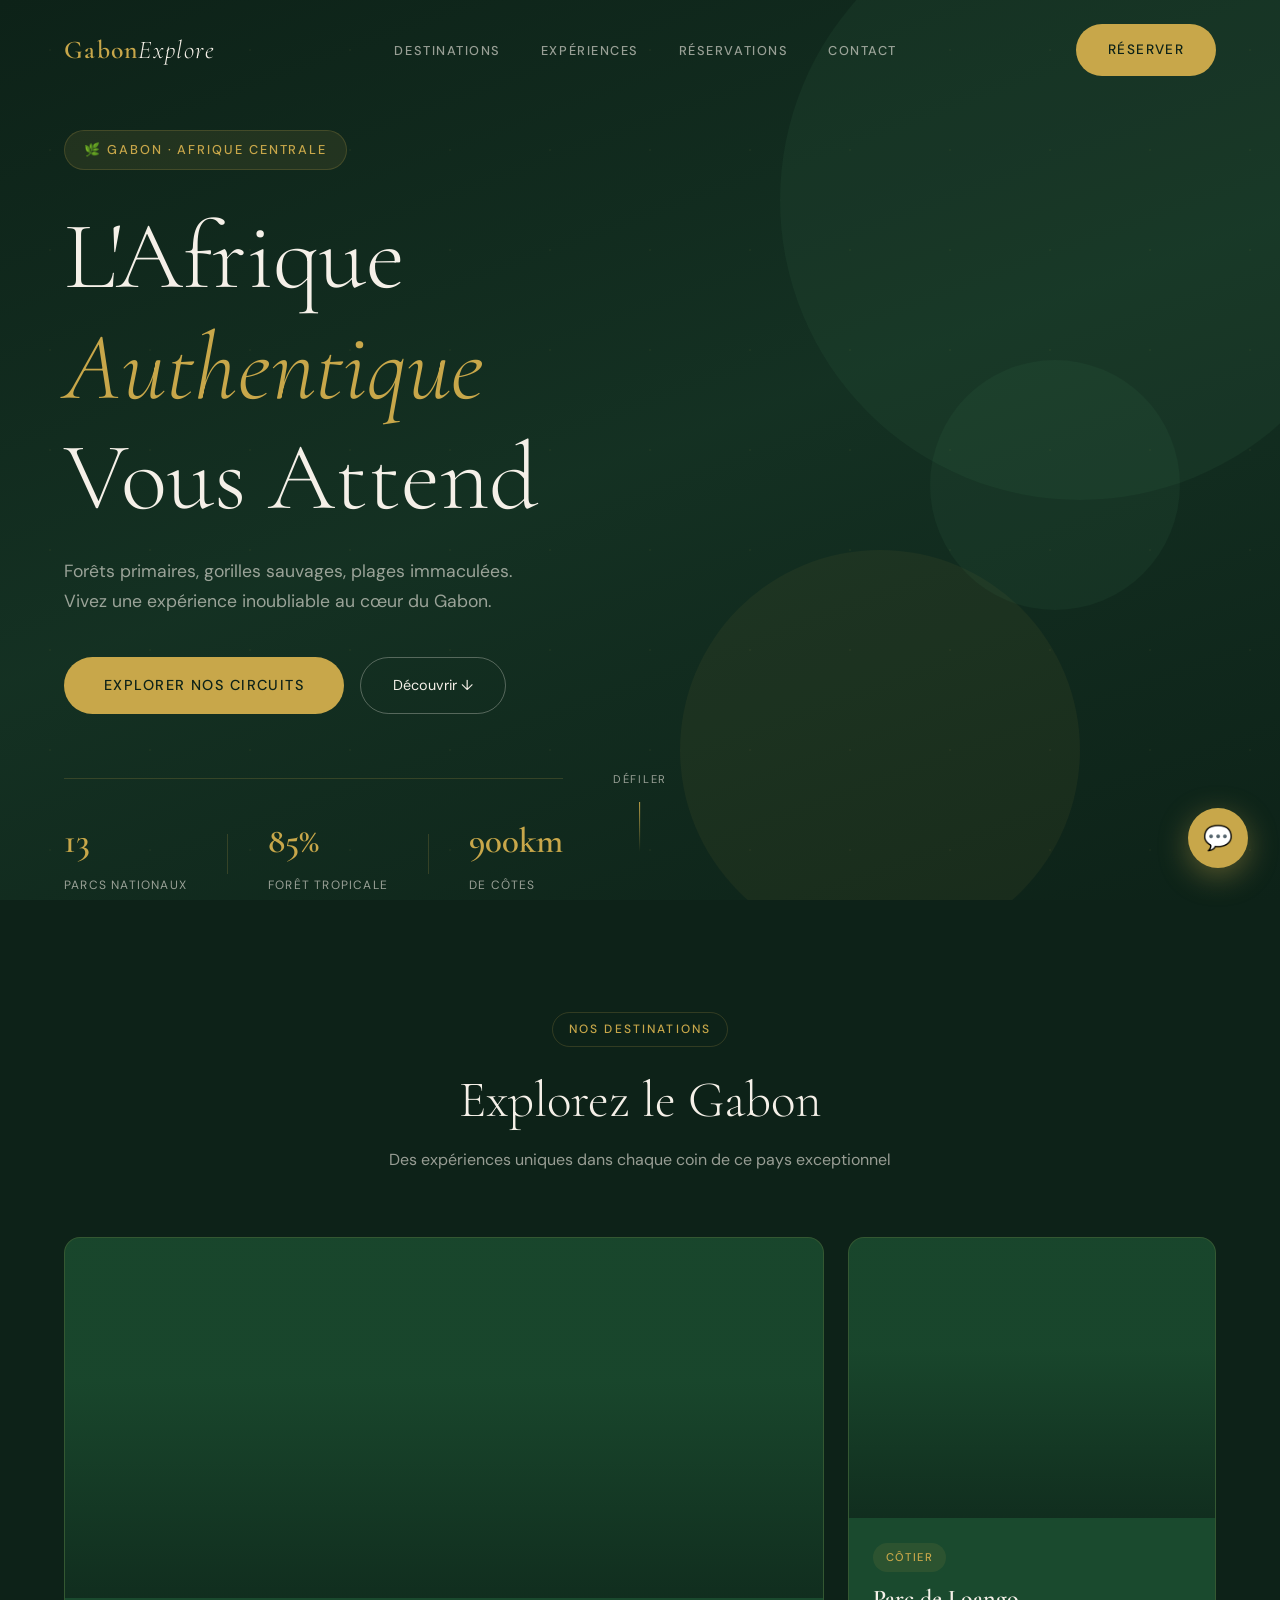
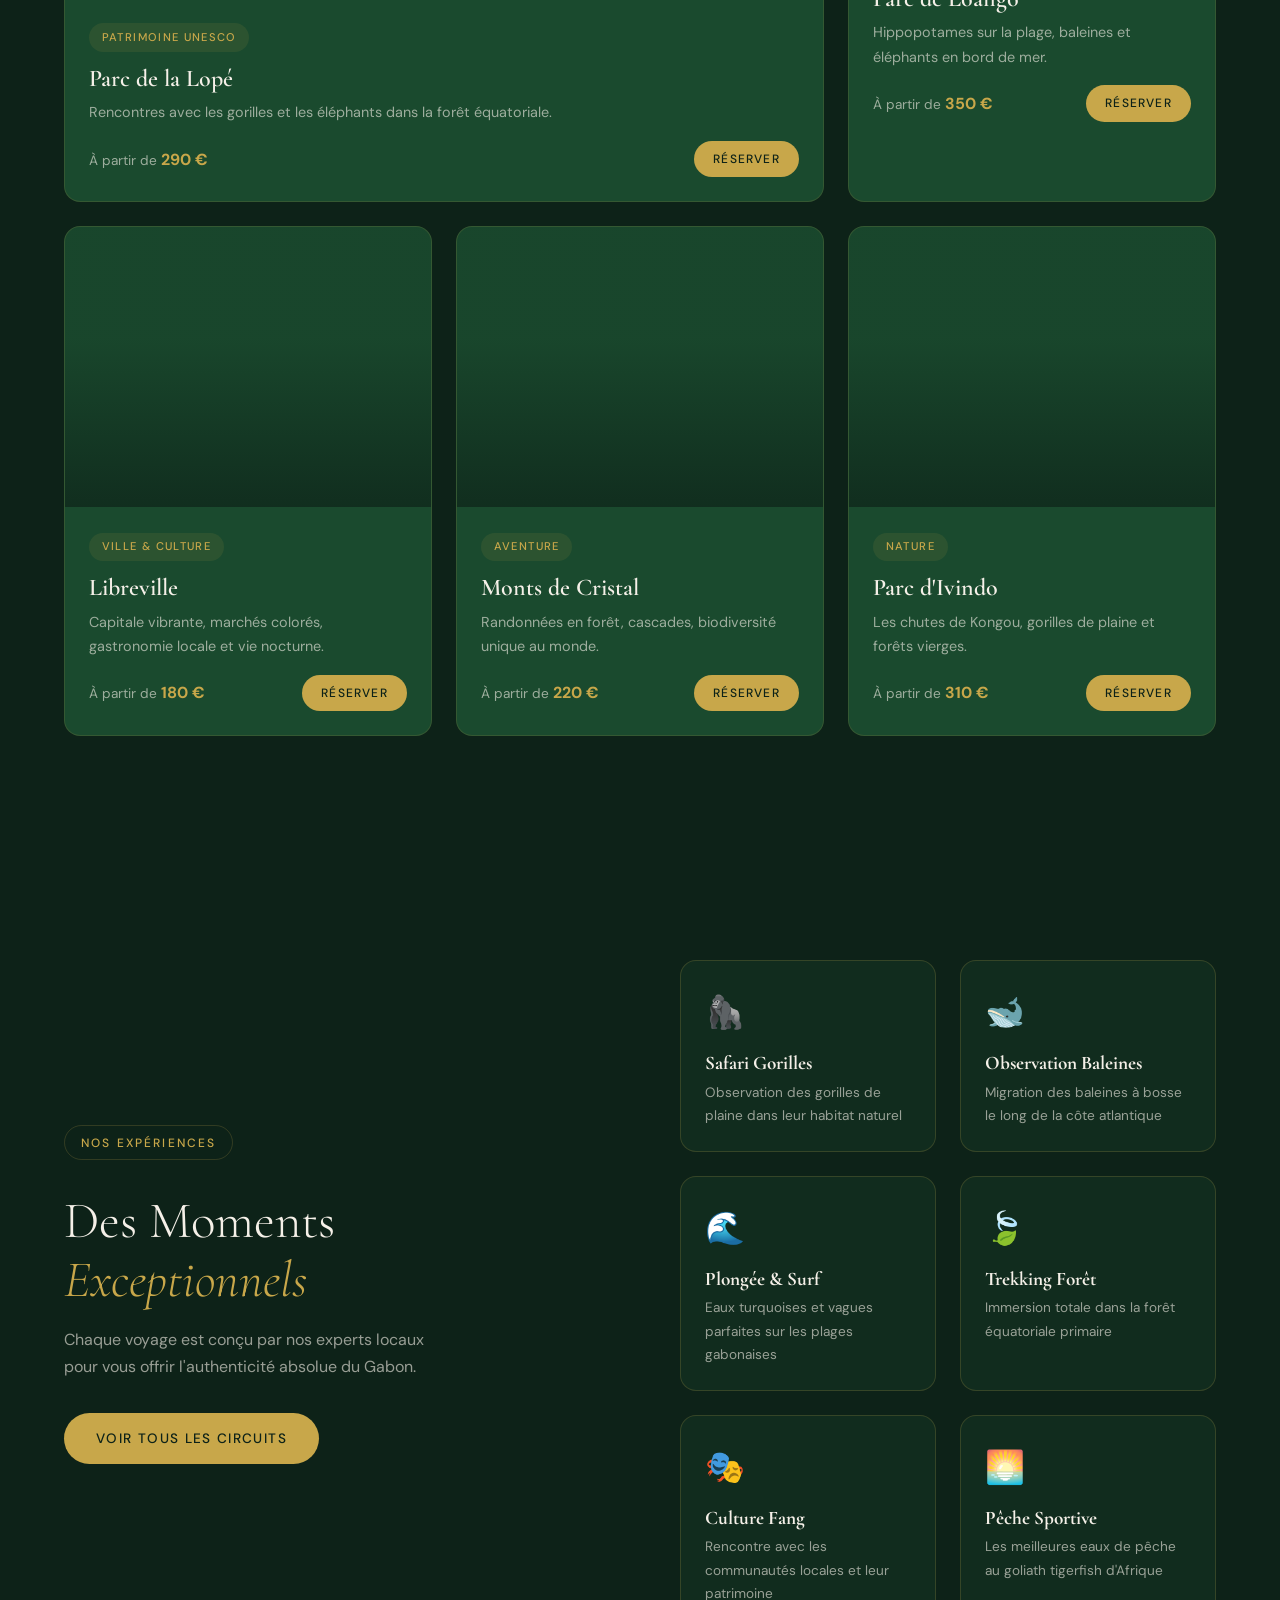
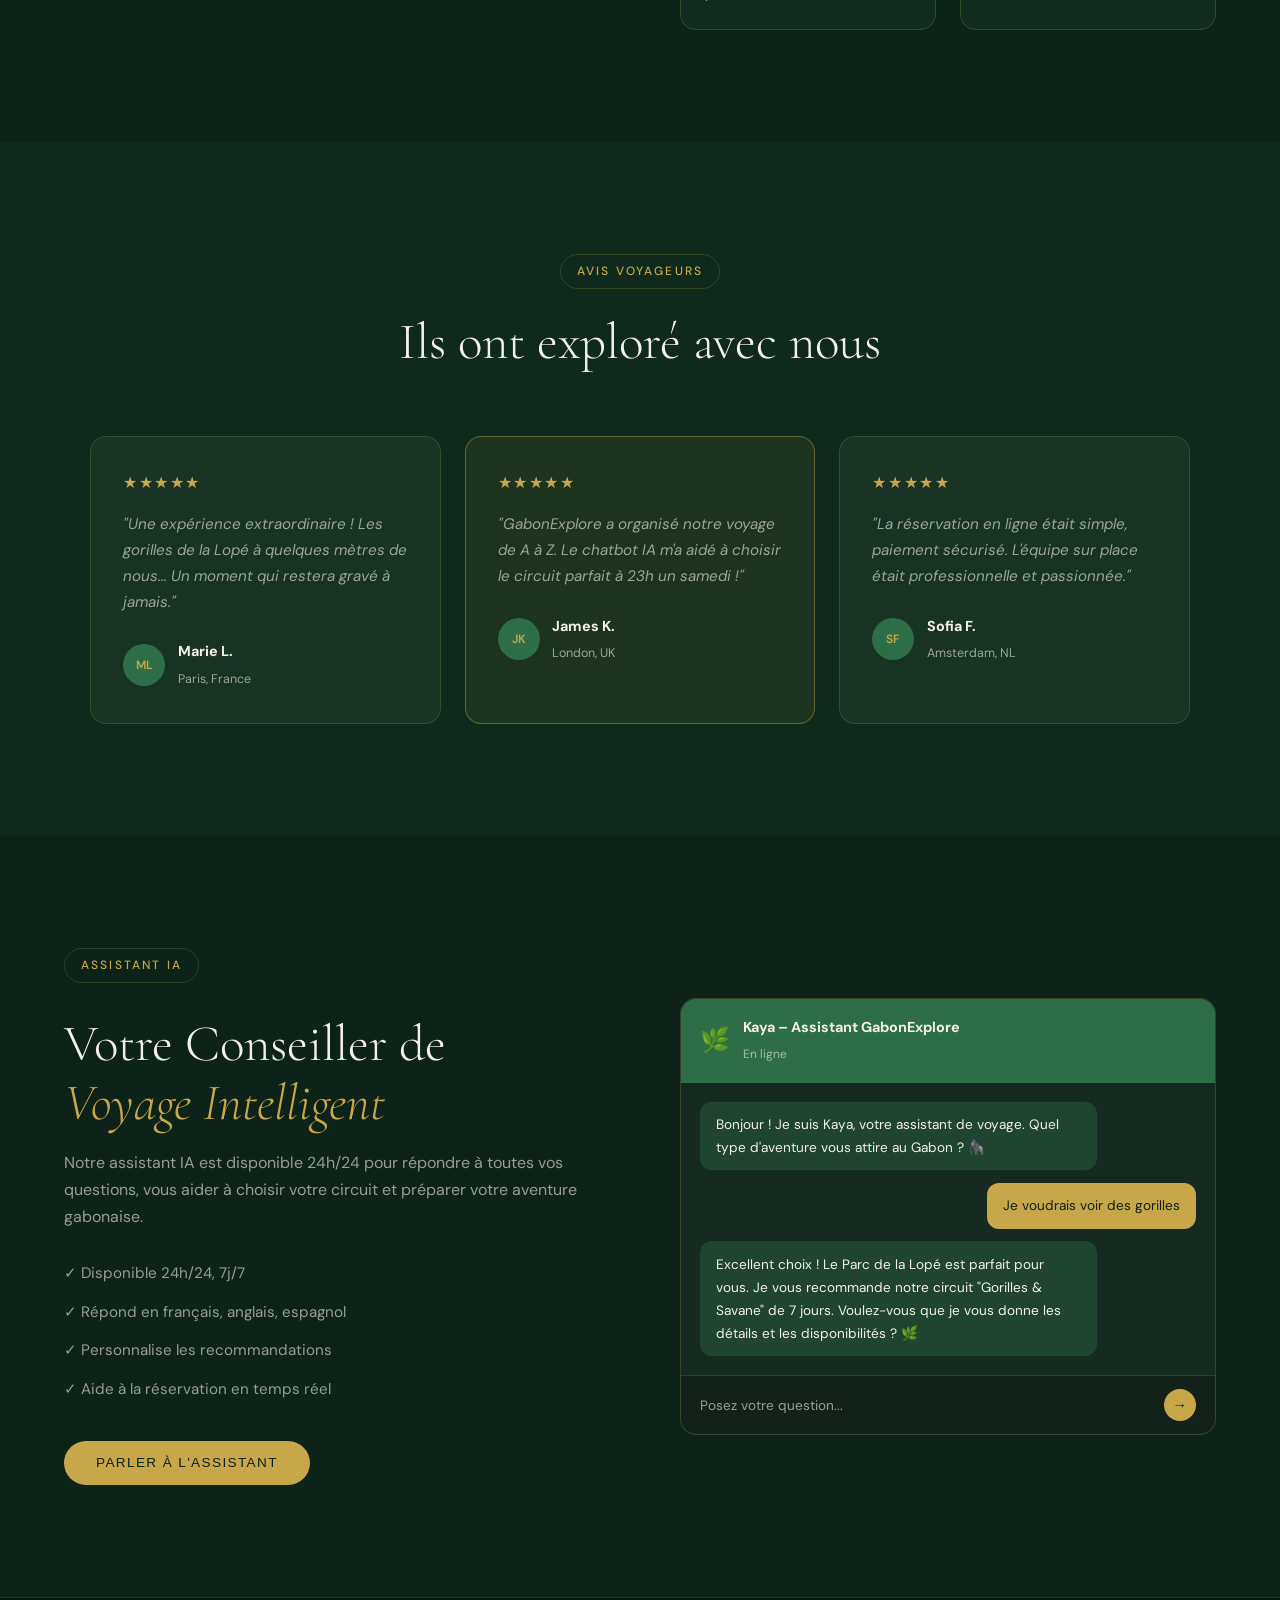
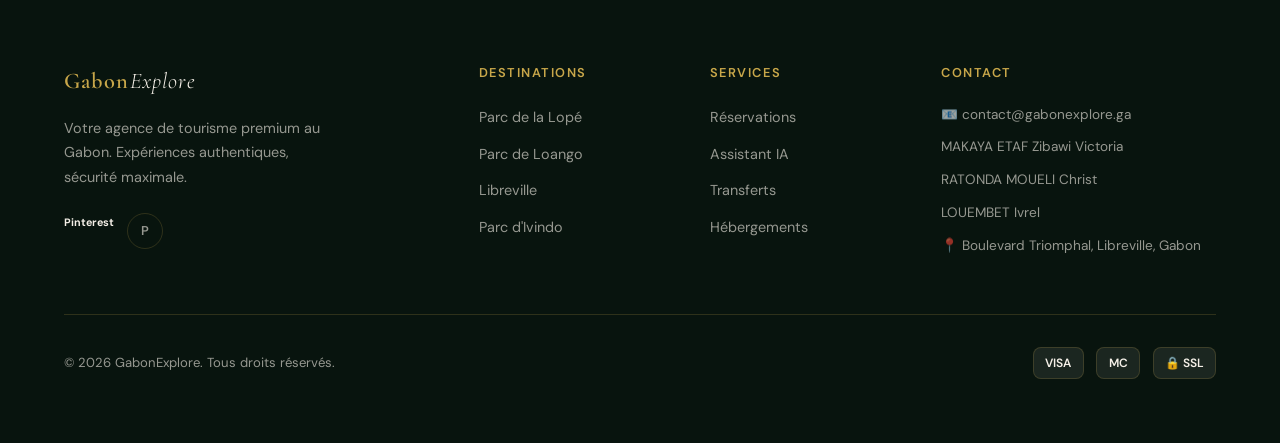
<file: gabonexplore/index.html>
<!DOCTYPE html>
<html lang="fr">
<head>
<meta charset="UTF-8">
<meta name="viewport" content="width=device-width, initial-scale=1.0">
<title>GabonExplore – Découvrez le Cœur de l'Afrique</title>
<meta name="description" content="Réservez vos voyages au Gabon. Safaris, forêts tropicales, parcs nationaux. GabonExplore – votre guide de tourisme premium.">
<link rel="stylesheet" href="css/style.css">
<link rel="preconnect" href="https://fonts.googleapis.com">
<link href="https://fonts.googleapis.com/css2?family=Cormorant+Garamond:ital,wght@0,300;0,600;1,300;1,600&family=DM+Sans:wght@300;400;500&display=swap" rel="stylesheet">
</head>
<body>

<!-- NAV -->
<nav id="navbar">
  <a href="index.html" class="logo">Gabon<span>Explore</span></a>
  <ul class="nav-links">
    <li><a href="#destinations">Destinations</a></li>
    <li><a href="#experiences">Expériences</a></li>
    <li><a href="pages/reservations.html">Réservations</a></li>
    <li><a href="#contact">Contact</a></li>
  </ul>
  <div class="nav-actions">
    <a href="pages/reservations.html" class="btn-primary">Réserver</a>
    <button class="btn-menu" id="menuBtn" aria-label="Menu">&#9776;</button>
  </div>
</nav>

<!-- HERO -->
<section class="hero" id="home">
  <div class="hero-bg">
    <div class="hero-overlay"></div>
    <div class="hero-shapes">
      <div class="shape s1"></div>
      <div class="shape s2"></div>
      <div class="shape s3"></div>
    </div>
  </div>
  <div class="hero-content">
    <span class="hero-badge">🌿 Gabon · Afrique Centrale</span>
    <h1>L'Afrique<br><em>Authentique</em><br>Vous Attend</h1>
    <p>Forêts primaires, gorilles sauvages, plages immaculées.<br>Vivez une expérience inoubliable au cœur du Gabon.</p>
    <div class="hero-cta">
      <a href="pages/reservations.html" class="btn-hero">Explorer nos circuits</a>
      <a href="#destinations" class="btn-ghost">Découvrir ↓</a>
    </div>
    <div class="hero-stats">
      <div class="stat"><strong>13</strong><span>Parcs Nationaux</span></div>
      <div class="stat-sep"></div>
      <div class="stat"><strong>85%</strong><span>Forêt tropicale</span></div>
      <div class="stat-sep"></div>
      <div class="stat"><strong>900km</strong><span>de Côtes</span></div>
    </div>
  </div>
  <div class="hero-scroll">
    <span>Défiler</span>
    <div class="scroll-line"></div>
  </div>
</section>

<!-- DESTINATIONS -->
<section class="destinations" id="destinations">
  <div class="section-header">
    <span class="tag">Nos Destinations</span>
    <h2>Explorez le Gabon</h2>
    <p>Des expériences uniques dans chaque coin de ce pays exceptionnel</p>
  </div>
  <div class="destinations-grid">
    <article class="dest-card featured" data-dest="lope">
      <div class="card-img img-lope"></div>
      <div class="card-body">
        <span class="card-tag">Patrimoine UNESCO</span>
        <h3>Parc de la Lopé</h3>
        <p>Rencontres avec les gorilles et les éléphants dans la forêt équatoriale.</p>
        <div class="card-footer">
          <span class="price">À partir de <strong>290 €</strong></span>
          <a href="pages/reservations.html?dest=lope" class="btn-card">Réserver</a>
        </div>
      </div>
    </article>
    <article class="dest-card" data-dest="loango">
      <div class="card-img img-loango"></div>
      <div class="card-body">
        <span class="card-tag">Côtier</span>
        <h3>Parc de Loango</h3>
        <p>Hippopotames sur la plage, baleines et éléphants en bord de mer.</p>
        <div class="card-footer">
          <span class="price">À partir de <strong>350 €</strong></span>
          <a href="pages/reservations.html?dest=loango" class="btn-card">Réserver</a>
        </div>
      </div>
    </article>
    <article class="dest-card" data-dest="libreville">
      <div class="card-img img-libreville"></div>
      <div class="card-body">
        <span class="card-tag">Ville & Culture</span>
        <h3>Libreville</h3>
        <p>Capitale vibrante, marchés colorés, gastronomie locale et vie nocturne.</p>
        <div class="card-footer">
          <span class="price">À partir de <strong>180 €</strong></span>
          <a href="pages/reservations.html?dest=libreville" class="btn-card">Réserver</a>
        </div>
      </div>
    </article>
    <article class="dest-card" data-dest="crystal">
      <div class="card-img img-crystal"></div>
      <div class="card-body">
        <span class="card-tag">Aventure</span>
        <h3>Monts de Cristal</h3>
        <p>Randonnées en forêt, cascades, biodiversité unique au monde.</p>
        <div class="card-footer">
          <span class="price">À partir de <strong>220 €</strong></span>
          <a href="pages/reservations.html?dest=crystal" class="btn-card">Réserver</a>
        </div>
      </div>
    </article>
    <article class="dest-card" data-dest="ivindo">
      <div class="card-img img-ivindo"></div>
      <div class="card-body">
        <span class="card-tag">Nature</span>
        <h3>Parc d'Ivindo</h3>
        <p>Les chutes de Kongou, gorilles de plaine et forêts vierges.</p>
        <div class="card-footer">
          <span class="price">À partir de <strong>310 €</strong></span>
          <a href="pages/reservations.html?dest=ivindo" class="btn-card">Réserver</a>
        </div>
      </div>
    </article>
  </div>
</section>

<!-- EXPERIENCES -->
<section class="experiences" id="experiences">
  <div class="exp-left">
    <span class="tag">Nos Expériences</span>
    <h2>Des Moments<br><em>Exceptionnels</em></h2>
    <p>Chaque voyage est conçu par nos experts locaux pour vous offrir l'authenticité absolue du Gabon.</p>
    <a href="pages/reservations.html" class="btn-primary">Voir tous les circuits</a>
  </div>
  <div class="exp-grid">
    <div class="exp-item">
      <div class="exp-icon">🦍</div>
      <h4>Safari Gorilles</h4>
      <p>Observation des gorilles de plaine dans leur habitat naturel</p>
    </div>
    <div class="exp-item">
      <div class="exp-icon">🐋</div>
      <h4>Observation Baleines</h4>
      <p>Migration des baleines à bosse le long de la côte atlantique</p>
    </div>
    <div class="exp-item">
      <div class="exp-icon">🌊</div>
      <h4>Plongée & Surf</h4>
      <p>Eaux turquoises et vagues parfaites sur les plages gabonaises</p>
    </div>
    <div class="exp-item">
      <div class="exp-icon">🍃</div>
      <h4>Trekking Forêt</h4>
      <p>Immersion totale dans la forêt équatoriale primaire</p>
    </div>
    <div class="exp-item">
      <div class="exp-icon">🎭</div>
      <h4>Culture Fang</h4>
      <p>Rencontre avec les communautés locales et leur patrimoine</p>
    </div>
    <div class="exp-item">
      <div class="exp-icon">🌅</div>
      <h4>Pêche Sportive</h4>
      <p>Les meilleures eaux de pêche au goliath tigerfish d'Afrique</p>
    </div>
  </div>
</section>

<!-- TESTIMONIALS -->
<section class="testimonials">
  <div class="section-header">
    <span class="tag">Avis Voyageurs</span>
    <h2>Ils ont exploré avec nous</h2>
  </div>
  <div class="testi-grid">
    <div class="testi-card">
      <div class="stars">★★★★★</div>
      <p>"Une expérience extraordinaire ! Les gorilles de la Lopé à quelques mètres de nous... Un moment qui restera gravé à jamais."</p>
      <div class="testi-author">
        <div class="avatar">ML</div>
        <div><strong>Marie L.</strong><span>Paris, France</span></div>
      </div>
    </div>
    <div class="testi-card featured-testi">
      <div class="stars">★★★★★</div>
      <p>"GabonExplore a organisé notre voyage de A à Z. Le chatbot IA m'a aidé à choisir le circuit parfait à 23h un samedi !"</p>
      <div class="testi-author">
        <div class="avatar">JK</div>
        <div><strong>James K.</strong><span>London, UK</span></div>
      </div>
    </div>
    <div class="testi-card">
      <div class="stars">★★★★★</div>
      <p>"La réservation en ligne était simple, paiement sécurisé. L'équipe sur place était professionnelle et passionnée."</p>
      <div class="testi-author">
        <div class="avatar">SF</div>
        <div><strong>Sofia F.</strong><span>Amsterdam, NL</span></div>
      </div>
    </div>
  </div>
</section>

<!-- AI CHATBOT SECTION -->
<section class="ai-section" id="assistant">
  <div class="ai-content">
    <span class="tag">Assistant IA</span>
    <h2>Votre Conseiller de<br><em>Voyage Intelligent</em></h2>
    <p>Notre assistant IA est disponible 24h/24 pour répondre à toutes vos questions, vous aider à choisir votre circuit et préparer votre aventure gabonaise.</p>
    <ul class="ai-features">
      <li>✓ Disponible 24h/24, 7j/7</li>
      <li>✓ Répond en français, anglais, espagnol</li>
      <li>✓ Personnalise les recommandations</li>
      <li>✓ Aide à la réservation en temps réel</li>
    </ul>
    <button onclick="openChat()" class="btn-primary">Parler à l'assistant</button>
  </div>
  <div class="ai-preview">
    <div class="chat-preview">
      <div class="chat-header">
        <div class="chat-avatar">🌿</div>
        <div><strong>Kaya – Assistant GabonExplore</strong><span>En ligne</span></div>
      </div>
      <div class="chat-messages">
        <div class="msg bot">Bonjour ! Je suis Kaya, votre assistant de voyage. Quel type d'aventure vous attire au Gabon ? 🦍</div>
        <div class="msg user">Je voudrais voir des gorilles</div>
        <div class="msg bot">Excellent choix ! Le Parc de la Lopé est parfait pour vous. Je vous recommande notre circuit "Gorilles & Savane" de 7 jours. Voulez-vous que je vous donne les détails et les disponibilités ? 🌿</div>
      </div>
      <div class="chat-input-preview">
        <span>Posez votre question...</span>
        <button onclick="openChat()">→</button>
      </div>
    </div>
  </div>
</section>

<!-- FOOTER -->
<footer id="contact">
  <div class="footer-top">
    <div class="footer-brand">
      <div class="logo">Gabon<span>Explore</span></div>
      <p>Votre agence de tourisme premium au Gabon. Expériences authentiques, sécurité maximale.</p>
      <div class="social-links">
        <h6>Pinterest</h6><a href="#" aria-label="Pinterest">P</a>
      </div>
    </div>
    <div class="footer-col">
      <h5>Destinations</h5>
      <ul>
        <li><a href="pages/reservations.html?dest=lope">Parc de la Lopé</a></li>
        <li><a href="pages/reservations.html?dest=loango">Parc de Loango</a></li>
        <li><a href="pages/reservations.html?dest=libreville">Libreville</a></li>
        <li><a href="pages/reservations.html?dest=ivindo">Parc d'Ivindo</a></li>
      </ul>
    </div>
    <div class="footer-col">
      <h5>Services</h5>
      <ul>
        <li><a href="pages/reservations.html">Réservations</a></li>
        <li><a href="#assistant">Assistant IA</a></li>
        <li><a href="#">Transferts</a></li>
        <li><a href="#">Hébergements</a></li>
      </ul>
    </div>
    <div class="footer-col">
      <h5>Contact</h5>
      <ul>
        <li>📧 contact@gabonexplore.ga</li>
        <li>MAKAYA ETAF Zibawi Victoria</li>
        <li>RATONDA MOUELI Christ </li>
        <li>LOUEMBET Ivrel </li>
        
        <li>📍 Boulevard Triomphal, Libreville, Gabon</li>
      </ul>
    </div>
  </div>
  <div class="footer-bottom">
    <span>© 2026 GabonExplore. Tous droits réservés.</span>
    <div class="payment-icons">
      <span class="pay-icon">VISA</span>
      <span class="pay-icon">MC</span>
      <span class="pay-icon">🔒 SSL</span>
    </div>
  </div>
</footer>

<!-- AI CHATBOT WIDGET -->
<div id="chatWidget" class="chat-widget hidden">
  <div class="chat-widget-header">
    <div>
      <strong>Kaya – Assistant GabonExplore</strong>
      <span id="chatStatus">● En ligne</span>
    </div>
    <button onclick="closeChat()" aria-label="Fermer">✕</button>
  </div>
  <div id="chatMessages" class="chat-widget-messages">
    <div class="wmsg bot">
      <div class="bot-avatar">🌿</div>
      <div class="bubble">Bonjour ! Je suis <strong>Kaya</strong>, votre assistant de voyage GabonExplore. Comment puis-je vous aider aujourd'hui ?<br><br>
      <div class="quick-replies">
        <button onclick="sendQuick('Je veux réserver un circuit')">📋 Réserver un circuit</button>
        <button onclick="sendQuick('Quelles destinations recommandez-vous ?')">🗺️ Destinations</button>
        <button onclick="sendQuick('Quels sont vos tarifs ?')">💰 Tarifs</button>
      </div>
      </div>
    </div>
  </div>
  <div class="chat-widget-input">
    <input type="text" id="chatInput" placeholder="Posez votre question..." onkeydown="if(event.key==='Enter')sendMessage()">
    <button onclick="sendMessage()">➤</button>
  </div>
</div>
<button id="chatToggle" onclick="openChat()" aria-label="Ouvrir le chat">💬</button>

<script src="js/main.js"></script>
<script src="js/chatbot.js"></script>
</body>
</html>
</file>
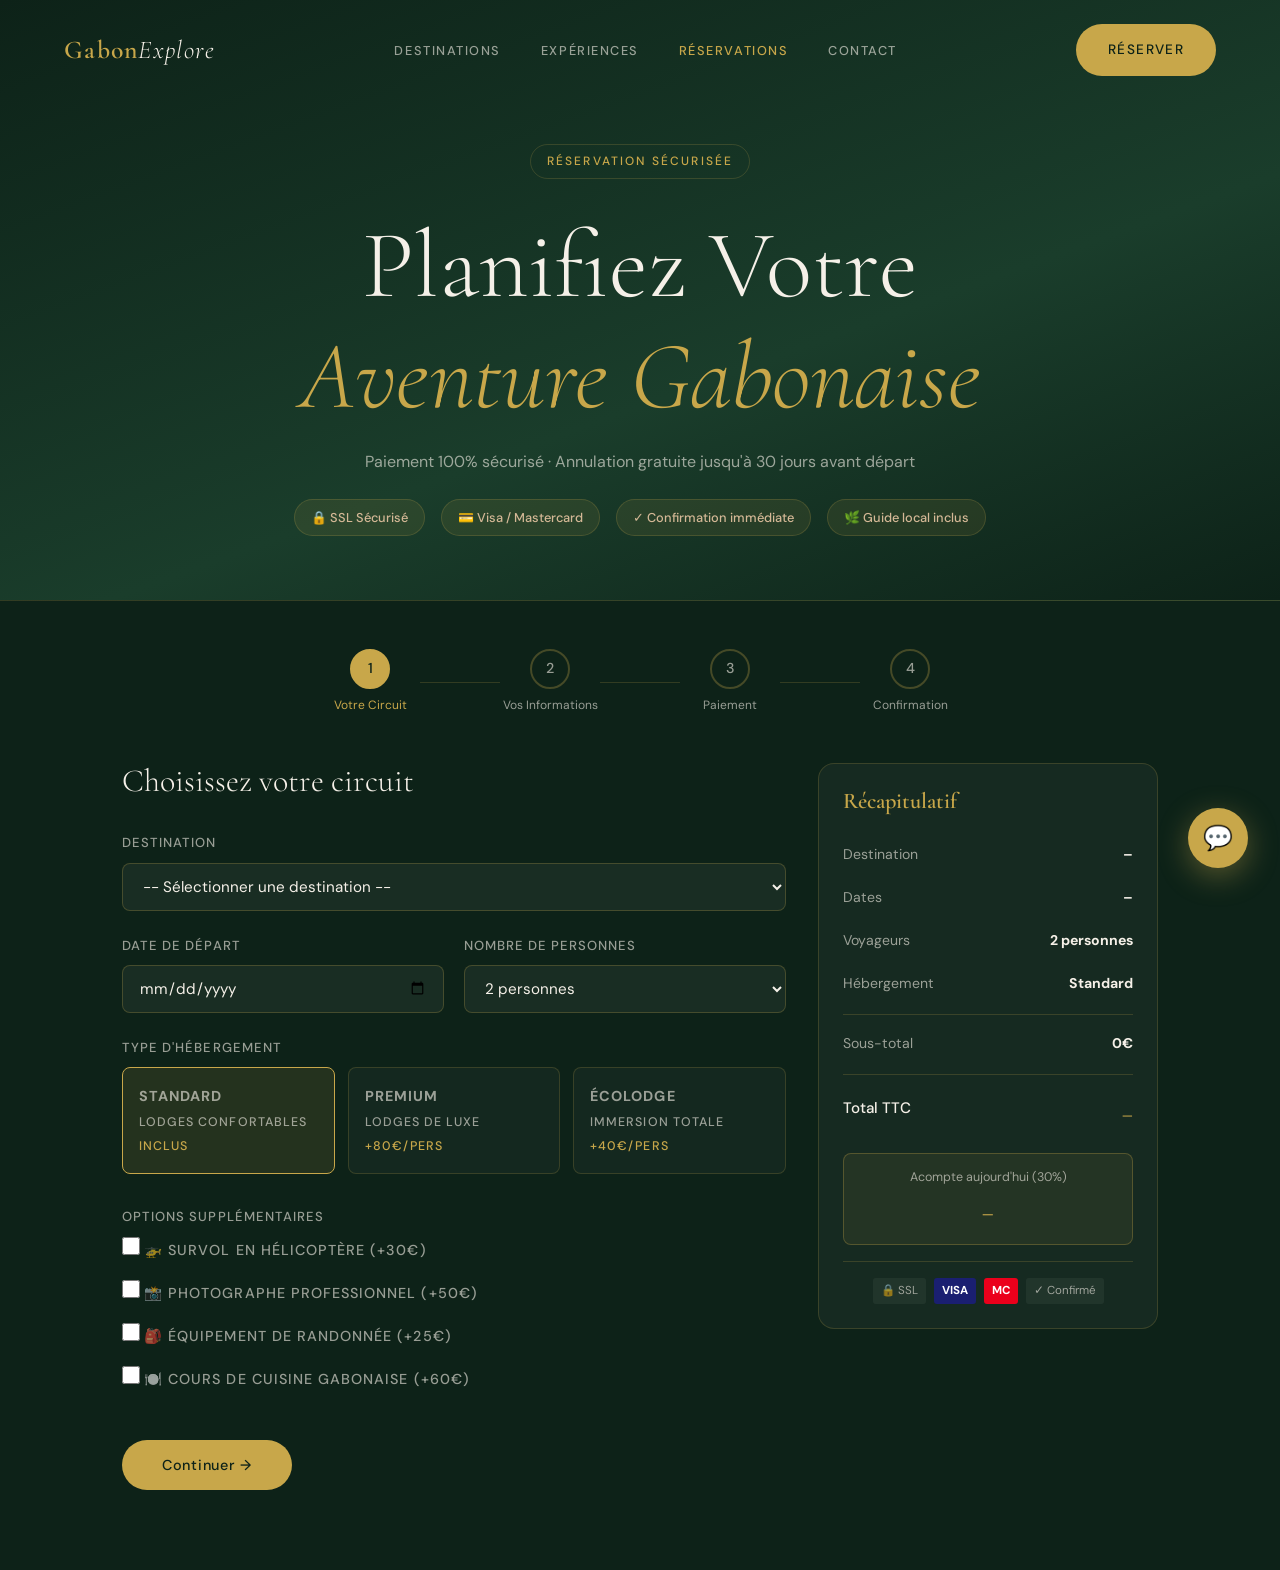
<file: gabonexplore/pages/reservations.html>
<!DOCTYPE html>
<html lang="fr">
<head>
<meta charset="UTF-8">
<meta name="viewport" content="width=device-width, initial-scale=1.0">
<title>Réservations – GabonExplore</title>
<link rel="stylesheet" href="../css/style.css">
<link rel="stylesheet" href="../css/reservations.css">
<link rel="preconnect" href="https://fonts.googleapis.com">
<link href="https://fonts.googleapis.com/css2?family=Cormorant+Garamond:ital,wght@0,300;0,600;1,300;1,600&family=DM+Sans:wght@300;400;500&display=swap" rel="stylesheet">
<script src="https://js.stripe.com/v3/"></script>
</head>
<body>

<!-- NAV -->
<nav id="navbar" class="scrolled">
  <a href="../index.html" class="logo">Gabon<span>Explore</span></a>
  <ul class="nav-links">
    <li><a href="../index.html#destinations">Destinations</a></li>
    <li><a href="../index.html#experiences">Expériences</a></li>
    <li><a href="reservations.html" class="active">Réservations</a></li>
    <li><a href="../index.html#contact">Contact</a></li>
  </ul>
  <div class="nav-actions">
    <a href="reservations.html" class="btn-primary">Réserver</a>
  </div>
</nav>

<main class="booking-page">

  <!-- HEADER -->
  <section class="booking-header">
    <span class="tag">Réservation Sécurisée</span>
    <h1>Planifiez Votre<br><em>Aventure Gabonaise</em></h1>
    <p>Paiement 100% sécurisé · Annulation gratuite jusqu'à 30 jours avant départ</p>
    <div class="trust-badges">
      <span>🔒 SSL Sécurisé</span>
      <span>💳 Visa / Mastercard</span>
      <span>✓ Confirmation immédiate</span>
      <span>🌿 Guide local inclus</span>
    </div>
  </section>

  <!-- BOOKING STEPS -->
  <div class="booking-container">

    <!-- STEP INDICATOR -->
    <div class="steps-indicator">
      <div class="step active" id="step-ind-1">
        <div class="step-num">1</div>
        <span>Votre Circuit</span>
      </div>
      <div class="step-line"></div>
      <div class="step" id="step-ind-2">
        <div class="step-num">2</div>
        <span>Vos Informations</span>
      </div>
      <div class="step-line"></div>
      <div class="step" id="step-ind-3">
        <div class="step-num">3</div>
        <span>Paiement</span>
      </div>
      <div class="step-line"></div>
      <div class="step" id="step-ind-4">
        <div class="step-num">4</div>
        <span>Confirmation</span>
      </div>
    </div>

    <div class="booking-layout">

      <!-- FORM AREA -->
      <div class="booking-form-area">

        <!-- STEP 1: CIRCUIT CHOICE -->
        <div class="booking-step active" id="step1">
          <h2>Choisissez votre circuit</h2>

          <div class="form-group">
            <label for="destSelect">Destination</label>
            <select id="destSelect" onchange="updatePrice()">
              <option value="">-- Sélectionner une destination --</option>
              <option value="lope" data-price="290" data-days="7">Parc de la Lopé – Safari Gorilles (7 jours) – 290€/pers</option>
              <option value="loango" data-price="350" data-days="7">Parc de Loango – Côte Sauvage (7 jours) – 350€/pers</option>
              <option value="libreville" data-price="180" data-days="3">Libreville – Ville & Culture (3 jours) – 180€/pers</option>
              <option value="crystal" data-price="220" data-days="5">Monts de Cristal – Aventure (5 jours) – 220€/pers</option>
              <option value="ivindo" data-price="310" data-days="7">Parc d'Ivindo – Chutes de Kongou (7 jours) – 310€/pers</option>
              <option value="gabon-full" data-price="890" data-days="14">Grand Tour du Gabon – Intégral (14 jours) – 890€/pers</option>
            </select>
          </div>

          <div class="form-row">
            <div class="form-group">
              <label for="dateDepart">Date de départ</label>
              <input type="date" id="dateDepart" min="">
            </div>
            <div class="form-group">
              <label for="nbPersonnes">Nombre de personnes</label>
              <select id="nbPersonnes" onchange="updatePrice()">
                <option value="1">1 personne</option>
                <option value="2" selected>2 personnes</option>
                <option value="3">3 personnes</option>
                <option value="4">4 personnes</option>
                <option value="5">5+ personnes (groupe)</option>
              </select>
            </div>
          </div>

          <div class="form-group">
            <label for="typeLogement">Type d'hébergement</label>
            <div class="radio-group">
              <label class="radio-card">
                <input type="radio" name="logement" value="standard" checked onchange="updatePrice()">
                <div class="radio-content">
                  <strong>Standard</strong>
                  <span>Lodges confortables</span>
                  <span class="price-add">Inclus</span>
                </div>
              </label>
              <label class="radio-card">
                <input type="radio" name="logement" value="premium" onchange="updatePrice()">
                <div class="radio-content">
                  <strong>Premium</strong>
                  <span>Lodges de luxe</span>
                  <span class="price-add">+80€/pers</span>
                </div>
              </label>
              <label class="radio-card">
                <input type="radio" name="logement" value="lodge" onchange="updatePrice()">
                <div class="radio-content">
                  <strong>Écolodge</strong>
                  <span>Immersion totale</span>
                  <span class="price-add">+40€/pers</span>
                </div>
              </label>
            </div>
          </div>

          <div class="form-group">
            <label>Options supplémentaires</label>
            <div class="checkbox-group">
              <label class="checkbox-item">
                <input type="checkbox" value="30" onchange="updatePrice()">
                <span>🚁 Survol en hélicoptère (+30€)</span>
              </label>
              <label class="checkbox-item">
                <input type="checkbox" value="50" onchange="updatePrice()">
                <span>📸 Photographe professionnel (+50€)</span>
              </label>
              <label class="checkbox-item">
                <input type="checkbox" value="25" onchange="updatePrice()">
                <span>🎒 Équipement de randonnée (+25€)</span>
              </label>
              <label class="checkbox-item">
                <input type="checkbox" value="60" onchange="updatePrice()">
                <span>🍽️ Cours de cuisine gabonaise (+60€)</span>
              </label>
            </div>
          </div>

          <button class="btn-step" onclick="goToStep(2)">Continuer →</button>
        </div>

        <!-- STEP 2: PERSONAL INFO -->
        <div class="booking-step" id="step2">
          <h2>Vos informations</h2>

          <div class="form-row">
            <div class="form-group">
              <label for="prenom">Prénom</label>
              <input type="text" id="prenom" placeholder="Marie" required>
            </div>
            <div class="form-group">
              <label for="nom">Nom</label>
              <input type="text" id="nom" placeholder="Dupont" required>
            </div>
          </div>

          <div class="form-group">
            <label for="email">Email</label>
            <input type="email" id="email" placeholder="marie@exemple.fr" required>
          </div>

          <div class="form-group">
            <label for="telephone">Téléphone</label>
            <input type="tel" id="telephone" placeholder="+33 6 12 34 56 78" required>
          </div>

          <div class="form-group">
            <label for="nationalite">Nationalité</label>
            <input type="text" id="nationalite" placeholder="Française">
          </div>

          <div class="form-group">
            <label for="passeport">Numéro de passeport</label>
            <input type="text" id="passeport" placeholder="Requis pour le visa Gabon">
            <small>Nécessaire pour les formalités d'entrée au Gabon</small>
          </div>

          <div class="form-group">
            <label for="demandes">Demandes spéciales</label>
            <textarea id="demandes" rows="3" placeholder="Régime alimentaire, mobilité réduite, anniversaire..."></textarea>
          </div>

          <div class="form-group newsletter-opt">
            <label class="checkbox-item">
              <input type="checkbox" id="newsletter">
              <span>Je souhaite recevoir les offres spéciales GabonExplore</span>
            </label>
          </div>

          <div class="step-buttons">
            <button class="btn-ghost" onclick="goToStep(1)">← Retour</button>
            <button class="btn-step" onclick="goToStep(3)">Passer au paiement →</button>
          </div>
        </div>

        <!-- STEP 3: PAYMENT -->
        <div class="booking-step" id="step3">
          <h2>Paiement sécurisé</h2>

          <div class="payment-security-notice">
            <span>🔒</span>
            <div>
              <strong>Paiement 100% sécurisé par Stripe</strong>
              <p>Vos données bancaires sont chiffrées et protégées. GabonExplore ne stocke aucune information de carte.</p>
            </div>
          </div>

          <div class="payment-methods">
            <div class="pay-method active" id="pm-card">
              <div class="method-icons">
                <span class="visa-badge">VISA</span>
                <span class="mc-badge">MC</span>
              </div>
              <span>Carte bancaire</span>
            </div>
          </div>

          <div class="form-group">
            <label for="cardName">Nom sur la carte</label>
            <input type="text" id="cardName" placeholder="MARIE DUPONT">
          </div>

          <!-- Stripe Card Element -->
          <div class="form-group">
            <label>Numéro de carte</label>
            <div id="stripe-card-element" class="stripe-element">
              <!-- Stripe injecte ici -->
              <div class="stripe-placeholder">
                <input type="text" id="cardNumber" placeholder="1234 5678 9012 3456" maxlength="19" oninput="formatCard(this)">
              </div>
            </div>
          </div>

          <div class="form-row">
            <div class="form-group">
              <label>Expiration</label>
              <input type="text" id="cardExpiry" placeholder="MM / AA" maxlength="7" oninput="formatExpiry(this)">
            </div>
            <div class="form-group">
              <label>CVV</label>
              <input type="text" id="cardCvc" placeholder="123" maxlength="4">
            </div>
          </div>

          <div class="cgv-check">
            <label class="checkbox-item">
              <input type="checkbox" id="cgvAccept" required>
              <span>J'accepte les <a href="#" style="color:var(--gold)">conditions générales de vente</a> et la <a href="#" style="color:var(--gold)">politique d'annulation</a></span>
            </label>
          </div>

          <div class="step-buttons">
            <button class="btn-ghost" onclick="goToStep(2)">← Retour</button>
            <button class="btn-pay" id="payBtn" onclick="processPayment()">
              <span id="payBtnText">💳 Payer <span id="totalDisplay">0€</span></span>
            </button>
          </div>
        </div>

        <!-- STEP 4: CONFIRMATION -->
        <div class="booking-step" id="step4">
          <div class="confirmation-screen">
            <div class="confirm-icon">✅</div>
            <h2>Réservation Confirmée !</h2>
            <p id="confirmMsg">Merci pour votre réservation. Un email de confirmation vous a été envoyé.</p>
            <div class="booking-ref">
              <strong>Référence de réservation</strong>
              <span id="bookingRef">GE-2025-XXXXX</span>
            </div>
            <div class="next-steps">
              <div class="next-step-item">
                <span>📧</span>
                <div><strong>Email de confirmation</strong><p>Vérifiez votre boîte mail dans les prochaines minutes</p></div>
              </div>
              <div class="next-step-item">
                <span>📞</span>
                <div><strong>Contact de votre guide</strong><p>Votre guide local vous contactera 7 jours avant le départ</p></div>
              </div>
              <div class="next-step-item">
                <span>📋</span>
                <div><strong>Documents requis</strong><p>Passeport valide 6 mois, visa Gabon (nous vous aidons)</p></div>
              </div>
            </div>
            <a href="../index.html" class="btn-primary">Retour à l'accueil</a>
          </div>
        </div>

      </div>

      <!-- ORDER SUMMARY -->
      <div class="order-summary" id="orderSummary">
        <h3>Récapitulatif</h3>
        <div id="summaryDest" class="summary-item">
          <span>Destination</span>
          <strong id="sumDest">–</strong>
        </div>
        <div class="summary-item">
          <span>Dates</span>
          <strong id="sumDates">–</strong>
        </div>
        <div class="summary-item">
          <span>Voyageurs</span>
          <strong id="sumPax">–</strong>
        </div>
        <div class="summary-item">
          <span>Hébergement</span>
          <strong id="sumLogement">Standard</strong>
        </div>
        <div class="summary-divider"></div>
        <div class="summary-item subtotal">
          <span>Sous-total</span>
          <strong id="sumSubtotal">0€</strong>
        </div>
        <div class="summary-item" id="sumOptionsRow" style="display:none">
          <span>Options</span>
          <strong id="sumOptions">0€</strong>
        </div>
        <div class="summary-divider"></div>
        <div class="summary-item total">
          <span>Total TTC</span>
          <strong id="sumTotal">0€</strong>
        </div>
        <div class="summary-deposit">
          <p>Acompte aujourd'hui (30%)</p>
          <strong id="sumDeposit">0€</strong>
        </div>
        <div class="summary-badges">
          <span>🔒 SSL</span>
          <span class="visa-badge-sm">VISA</span>
          <span class="mc-badge-sm">MC</span>
          <span>✓ Confirmé</span>
        </div>
      </div>

    </div>
  </div>
</main>

<!-- Chat Widget (copied from index) -->
<div id="chatWidget" class="chat-widget hidden">
  <div class="chat-widget-header">
    <div>
      <strong>Kaya – Assistant GabonExplore</strong>
      <span id="chatStatus">● En ligne</span>
    </div>
    <button onclick="closeChat()" aria-label="Fermer">✕</button>
  </div>
  <div id="chatMessages" class="chat-widget-messages">
    <div class="wmsg bot">
      <div class="bot-avatar">🌿</div>
      <div class="bubble">Besoin d'aide pour votre réservation ? Je suis là ! 🌿</div>
    </div>
  </div>
  <div class="chat-widget-input">
    <input type="text" id="chatInput" placeholder="Posez votre question..." onkeydown="if(event.key==='Enter')sendMessage()">
    <button onclick="sendMessage()">➤</button>
  </div>
</div>
<button id="chatToggle" onclick="openChat()" aria-label="Ouvrir le chat">💬</button>

<script src="../js/main.js"></script>
<script src="../js/chatbot.js"></script>
<script src="../js/reservations.js"></script>
</body>
</html>
</file>
<file: gabonexplore/css/style.css>
/* ============================
   GABONEXPLORE – MAIN STYLES
   Luxury Jungle Aesthetic
   ============================ */

:root {
  --jungle-deep: #0d2218;
  --jungle: #1a4a2e;
  --jungle-mid: #2d6e48;
  --jungle-light: #4a9e6b;
  --gold: #c8a74a;
  --gold-light: #e8c96a;
  --gold-pale: #f5edd4;
  --cream: #f5f0e8;
  --cream-dark: #ede5d4;
  --bark: #6b4c2a;
  --sand: #d4b896;
  --text-muted: rgba(245,240,232,0.6);
  --border: rgba(200,167,74,0.2);
  --radius: 16px;
  --radius-sm: 8px;
  --transition: all 0.35s cubic-bezier(0.4,0,0.2,1);
}

*, *::before, *::after { margin: 0; padding: 0; box-sizing: border-box; }
html { scroll-behavior: smooth; }

body {
  font-family: 'DM Sans', sans-serif;
  background: var(--jungle-deep);
  color: var(--cream);
  font-size: 16px;
  line-height: 1.7;
  overflow-x: hidden;
}

h1,h2,h3,h4 { font-family: 'Cormorant Garamond', serif; line-height: 1.15; }
h1 { font-size: clamp(3rem, 8vw, 6rem); font-weight: 300; }
h2 { font-size: clamp(2rem, 5vw, 3.2rem); font-weight: 300; }
h3 { font-size: 1.5rem; font-weight: 600; }
em { font-style: italic; color: var(--gold); }

a { text-decoration: none; color: inherit; }

/* ---- SCROLLBAR ---- */
::-webkit-scrollbar { width: 6px; }
::-webkit-scrollbar-track { background: var(--jungle-deep); }
::-webkit-scrollbar-thumb { background: var(--jungle-mid); border-radius: 3px; }

/* ---- UTILITIES ---- */
.tag {
  display: inline-block;
  font-size: 0.75rem; font-weight: 500;
  letter-spacing: 0.18em; text-transform: uppercase;
  color: var(--gold);
  border: 1px solid var(--border);
  padding: 0.4rem 1rem; border-radius: 2rem;
  margin-bottom: 1.5rem;
}

.section-header { text-align: center; max-width: 600px; margin: 0 auto 4rem; }
.section-header p { color: var(--text-muted); margin-top: 1rem; }

/* ---- BUTTONS ---- */
.btn-primary {
  display: inline-block;
  background: var(--gold); color: var(--jungle-deep);
  font-size: 0.85rem; font-weight: 500; letter-spacing: 0.1em;
  padding: 0.9rem 2rem; border-radius: 2rem;
  transition: var(--transition); border: none; cursor: pointer;
  text-transform: uppercase;
}
.btn-primary:hover { background: var(--gold-light); transform: translateY(-2px); box-shadow: 0 8px 30px rgba(200,167,74,0.3); }

.btn-ghost {
  display: inline-block;
  color: var(--cream); font-size: 0.9rem;
  border: 1px solid rgba(245,240,232,0.3);
  padding: 0.9rem 2rem; border-radius: 2rem;
  transition: var(--transition);
}
.btn-ghost:hover { border-color: var(--gold); color: var(--gold); }

/* ============================
   NAVBAR
   ============================ */
#navbar {
  position: fixed; top: 0; left: 0; right: 0; z-index: 1000;
  display: flex; justify-content: space-between; align-items: center;
  padding: 1.5rem 4rem;
  transition: var(--transition);
}
#navbar.scrolled {
  background: rgba(13,34,24,0.97);
  backdrop-filter: blur(20px);
  padding: 1rem 4rem;
  border-bottom: 1px solid var(--border);
}

.logo {
  font-family: 'Cormorant Garamond', serif;
  font-size: 1.6rem; font-weight: 600;
  color: var(--gold); letter-spacing: 0.05em;
}
.logo span { color: var(--cream); font-weight: 300; font-style: italic; }

.nav-links { display: flex; gap: 2.5rem; list-style: none; }
.nav-links a {
  font-size: 0.8rem; font-weight: 500; letter-spacing: 0.12em;
  text-transform: uppercase; color: var(--text-muted);
  transition: color 0.3s;
}
.nav-links a:hover { color: var(--gold); }

.nav-actions { display: flex; gap: 1rem; align-items: center; }
.btn-menu { display: none; background: none; border: none; color: var(--cream); font-size: 1.4rem; cursor: pointer; }

/* ============================
   HERO
   ============================ */
.hero {
  min-height: 100vh;
  position: relative;
  display: flex; align-items: center;
  overflow: hidden;
}

.hero-bg {
  position: absolute; inset: 0;
  background:
    linear-gradient(160deg, rgba(13,34,24,0.72) 0%, rgba(26,61,43,0.55) 50%, rgba(13,34,24,0.75) 100%),
    url('https://images.unsplash.com/photo-1516026672322-bc52d61a55d5?w=1920&q=85&auto=format&fit=crop') center/cover no-repeat;
}

.hero-overlay {
  position: absolute; inset: 0;
  background: url("data:image/svg+xml,%3Csvg xmlns='http://www.w3.org/2000/svg' width='100' height='100'%3E%3Ccircle cx='50' cy='50' r='1' fill='rgba(200,167,74,0.06)'/%3E%3C/svg%3E");
}

.hero-shapes { position: absolute; inset: 0; }
.shape {
  position: absolute; border-radius: 50%;
  background: rgba(74,158,107,0.08);
  animation: float 8s ease-in-out infinite;
}
.s1 { width: 600px; height: 600px; right: -100px; top: -100px; animation-delay: 0s; }
.s2 { width: 400px; height: 400px; right: 200px; bottom: -50px; animation-delay: -3s; background: rgba(200,167,74,0.06); }
.s3 { width: 250px; height: 250px; right: 100px; top: 40%; animation-delay: -5s; }

@keyframes float {
  0%,100% { transform: translateY(0) scale(1); }
  50% { transform: translateY(-30px) scale(1.05); }
}

.hero-content {
  position: relative; z-index: 2;
  max-width: 700px;
  padding: 0 4rem;
  padding-top: 8rem;
}

.hero-badge {
  display: inline-block;
  font-size: 0.8rem; font-weight: 500; letter-spacing: 0.15em; text-transform: uppercase;
  color: var(--gold); background: rgba(200,167,74,0.1);
  border: 1px solid var(--border);
  padding: 0.5rem 1.2rem; border-radius: 2rem;
  margin-bottom: 2rem;
  animation: fadeUp 0.8s ease both;
}

.hero-content h1 {
  animation: fadeUp 0.8s 0.15s ease both;
  margin-bottom: 1.5rem;
}

.hero-content p {
  color: var(--text-muted); font-size: 1.1rem;
  max-width: 480px; margin-bottom: 2.5rem;
  animation: fadeUp 0.8s 0.3s ease both;
}

.hero-cta { display: flex; gap: 1rem; flex-wrap: wrap; animation: fadeUp 0.8s 0.45s ease both; }

.btn-hero {
  display: inline-block;
  background: var(--gold); color: var(--jungle-deep);
  font-size: 0.9rem; font-weight: 500; letter-spacing: 0.1em; text-transform: uppercase;
  padding: 1rem 2.5rem; border-radius: 2rem;
  transition: var(--transition);
}
.btn-hero:hover { background: var(--gold-light); transform: translateY(-3px); box-shadow: 0 12px 40px rgba(200,167,74,0.35); }

.hero-stats {
  display: flex; align-items: center; gap: 2.5rem;
  margin-top: 4rem;
  padding-top: 2rem; border-top: 1px solid var(--border);
  animation: fadeUp 0.8s 0.6s ease both;
}
.stat strong { display: block; font-family: 'Cormorant Garamond', serif; font-size: 2.2rem; font-weight: 600; color: var(--gold); }
.stat span { font-size: 0.75rem; text-transform: uppercase; letter-spacing: 0.1em; color: var(--text-muted); }
.stat-sep { width: 1px; height: 40px; background: var(--border); }

.hero-scroll {
  position: absolute; bottom: 3rem; left: 50%; transform: translateX(-50%);
  display: flex; flex-direction: column; align-items: center; gap: 0.8rem; z-index: 2;
  font-size: 0.7rem; letter-spacing: 0.15em; text-transform: uppercase; color: var(--text-muted);
}
.scroll-line {
  width: 1px; height: 50px;
  background: linear-gradient(to bottom, var(--gold), transparent);
  animation: scrollPulse 2s ease infinite;
}
@keyframes scrollPulse { 0% { transform: scaleY(0); transform-origin: top; } 50% { transform: scaleY(1); transform-origin: top; } 51% { transform-origin: bottom; } 100% { transform: scaleY(0); transform-origin: bottom; } }

@keyframes fadeUp { from { opacity: 0; transform: translateY(30px); } to { opacity: 1; transform: translateY(0); } }

/* ============================
   DESTINATIONS
   ============================ */
.destinations {
  padding: 7rem 4rem;
  background: var(--jungle-deep);
}

.destinations-grid {
  display: grid;
  grid-template-columns: repeat(3, 1fr);
  grid-template-rows: auto auto;
  gap: 1.5rem;
  max-width: 1300px; margin: 0 auto;
}

.dest-card.featured { grid-column: 1 / 3; }

.dest-card {
  border-radius: var(--radius);
  overflow: hidden;
  position: relative;
  border: 1px solid rgba(200,167,74,0.15);
  transition: var(--transition);
  background: var(--jungle);
}
.dest-card:hover { transform: translateY(-6px); border-color: rgba(200,167,74,0.4); box-shadow: 0 20px 60px rgba(0,0,0,0.4); }

.card-img {
  height: 280px;
  background-size: cover; background-position: center;
  transition: transform 0.6s ease;
  position: relative;
}
.dest-card.featured .card-img { height: 360px; }
.dest-card:hover .card-img { transform: scale(1.05); }

/* Real photo backgrounds for destinations */

/* Lopé – gorille en forêt équatoriale */
.img-lope {
  background:
    linear-gradient(to top, rgba(13,34,24,0.7) 0%, rgba(13,34,24,0.1) 60%),
    url('https://images.unsplash.com/photo-1581281863883-2469417a1668?w=900&q=85&auto=format&fit=crop') center/cover no-repeat;
}

/* Loango – éléphant sur plage / côte africaine */
.img-loango {
  background:
    linear-gradient(to top, rgba(13,34,24,0.7) 0%, rgba(13,34,24,0.1) 60%),
    url('https://images.unsplash.com/photo-1564760055775-d63b17a55c44?w=900&q=85&auto=format&fit=crop') center/cover no-repeat;
}

/* Libreville – skyline ville africaine côtière */
.img-libreville {
  background:
    linear-gradient(to top, rgba(13,34,24,0.7) 0%, rgba(13,34,24,0.1) 60%),
    url('https://th.bing.com/th/id/OIP.ZnnLZnv0WNxVHMVEt7DiaQHaE8?w=265&h=180&c=7&r=0&o=7&dpr=1.3&pid=1.7&rm=3') center/cover no-repeat;
}

/* Monts de Cristal – forêt tropicale dense / montagne verte */
.img-crystal {
  background:
    linear-gradient(to top, rgba(13,34,24,0.7) 0%, rgba(13,34,24,0.1) 60%),
    url('https://th.bing.com/th/id/OIP.Xu9QTRGkaDoVNY_9FNrhOwHaE8?w=294&h=196&c=7&r=0&o=7&dpr=1.3&pid=1.7&rm=3') center/cover no-repeat;
}

/* Ivindo – cascade en forêt tropicale */
.img-ivindo {
  background:
    linear-gradient(to top, rgba(13,34,24,0.7) 0%, rgba(13,34,24,0.1) 60%),
    url('https://3.bp.blogspot.com/_0JdRWZvDJYI/TFx_-rW6hmI/AAAAAAAAB-Q/KYS0PByQrpc/s1600/riv01.jpg') center/cover no-repeat;
}

/* Suppression des emojis overlay */
.card-img::after { content: none; }

.card-body { padding: 1.5rem; }
.card-tag {
  font-size: 0.7rem; font-weight: 500; letter-spacing: 0.12em; text-transform: uppercase;
  color: var(--gold); background: rgba(200,167,74,0.1);
  padding: 0.3rem 0.8rem; border-radius: 1rem;
  display: inline-block; margin-bottom: 0.8rem;
}
.card-body h3 { margin-bottom: 0.5rem; }
.card-body p { color: var(--text-muted); font-size: 0.9rem; margin-bottom: 1rem; }
.card-footer { display: flex; justify-content: space-between; align-items: center; }
.price { font-size: 0.85rem; color: var(--text-muted); }
.price strong { color: var(--gold); font-size: 1rem; }
.btn-card {
  font-size: 0.75rem; font-weight: 500; letter-spacing: 0.1em; text-transform: uppercase;
  color: var(--jungle-deep); background: var(--gold);
  padding: 0.5rem 1.2rem; border-radius: 2rem; transition: var(--transition);
}
.btn-card:hover { background: var(--gold-light); }

/* ============================
   EXPERIENCES
   ============================ */
.experiences {
  padding: 7rem 4rem;
  display: grid; grid-template-columns: 1fr 1fr;
  gap: 5rem; align-items: center;
  max-width: 1300px; margin: 0 auto;
}

.exp-left .tag { display: inline-block; }
.exp-left h2 { margin: 0.5rem 0 1rem; }
.exp-left p { color: var(--text-muted); margin-bottom: 2rem; max-width: 380px; }

.exp-grid {
  display: grid; grid-template-columns: 1fr 1fr;
  gap: 1.5rem;
}

.exp-item {
  background: rgba(45,110,72,0.15);
  border: 1px solid var(--border);
  border-radius: var(--radius);
  padding: 1.5rem;
  transition: var(--transition);
}
.exp-item:hover { background: rgba(45,110,72,0.3); border-color: rgba(200,167,74,0.4); transform: translateY(-4px); }
.exp-icon { font-size: 2rem; margin-bottom: 0.8rem; }
.exp-item h4 { font-family: 'Cormorant Garamond', serif; font-size: 1.2rem; margin-bottom: 0.4rem; }
.exp-item p { font-size: 0.85rem; color: var(--text-muted); }

/* ============================
   TESTIMONIALS
   ============================ */
.testimonials {
  padding: 7rem 4rem;
  background: rgba(26,74,46,0.2);
}

.testi-grid {
  display: grid; grid-template-columns: repeat(3, 1fr);
  gap: 1.5rem; max-width: 1100px; margin: 0 auto;
}

.testi-card {
  background: rgba(255,255,255,0.04);
  border: 1px solid var(--border);
  border-radius: var(--radius);
  padding: 2rem;
  transition: var(--transition);
}
.testi-card.featured-testi {
  background: rgba(200,167,74,0.08);
  border-color: rgba(200,167,74,0.4);
}
.testi-card:hover { transform: translateY(-4px); }
.stars { color: var(--gold); font-size: 1rem; margin-bottom: 1rem; letter-spacing: 0.1em; }
.testi-card p { color: var(--text-muted); font-style: italic; margin-bottom: 1.5rem; font-size: 0.95rem; }
.testi-author { display: flex; align-items: center; gap: 0.8rem; }
.avatar {
  width: 42px; height: 42px; border-radius: 50%;
  background: var(--jungle-mid); display: flex; align-items: center; justify-content: center;
  font-size: 0.75rem; font-weight: 600; color: var(--gold);
  flex-shrink: 0;
}
.testi-author strong { display: block; font-size: 0.9rem; }
.testi-author span { font-size: 0.78rem; color: var(--text-muted); }

/* ============================
   AI SECTION
   ============================ */
.ai-section {
  padding: 7rem 4rem;
  display: grid; grid-template-columns: 1fr 1fr;
  gap: 5rem; align-items: center;
  max-width: 1300px; margin: 0 auto;
}

.ai-content h2 { margin: 0.5rem 0 1rem; }
.ai-content p { color: var(--text-muted); margin-bottom: 1.5rem; }
.ai-features { list-style: none; margin-bottom: 2rem; }
.ai-features li { padding: 0.4rem 0; color: var(--text-muted); font-size: 0.95rem; }
.ai-features li::before { content: ''; }

.chat-preview {
  background: rgba(255,255,255,0.04);
  border: 1px solid var(--border);
  border-radius: var(--radius);
  overflow: hidden;
}

.chat-header {
  padding: 1rem 1.2rem; background: var(--jungle-mid);
  display: flex; align-items: center; gap: 0.8rem;
}
.chat-avatar { font-size: 1.5rem; }
.chat-header strong { display: block; font-size: 0.9rem; }
.chat-header span { font-size: 0.75rem; color: rgba(245,240,232,0.6); }

.chat-messages { padding: 1.2rem; display: flex; flex-direction: column; gap: 0.8rem; }
.msg { max-width: 80%; padding: 0.7rem 1rem; border-radius: 12px; font-size: 0.85rem; }
.msg.bot { background: rgba(45,110,72,0.4); align-self: flex-start; }
.msg.user { background: var(--gold); color: var(--jungle-deep); align-self: flex-end; }

.chat-input-preview {
  display: flex; align-items: center; gap: 0.5rem;
  padding: 0.8rem 1.2rem; border-top: 1px solid var(--border);
  background: rgba(0,0,0,0.2);
}
.chat-input-preview span { flex: 1; font-size: 0.85rem; color: var(--text-muted); }
.chat-input-preview button {
  background: var(--gold); color: var(--jungle-deep);
  border: none; width: 32px; height: 32px; border-radius: 50%;
  cursor: pointer; font-size: 0.9rem;
}

/* ============================
   CHAT WIDGET
   ============================ */
.chat-widget {
  position: fixed; bottom: 90px; right: 2rem; z-index: 2000;
  width: 370px; max-height: 550px;
  display: flex; flex-direction: column;
  background: var(--jungle-deep);
  border: 1px solid var(--border);
  border-radius: var(--radius);
  box-shadow: 0 20px 80px rgba(0,0,0,0.7);
  overflow: hidden;
  transition: var(--transition);
}
.chat-widget.hidden { opacity: 0; pointer-events: none; transform: translateY(20px) scale(0.95); }

.chat-widget-header {
  display: flex; justify-content: space-between; align-items: center;
  padding: 1rem 1.2rem; background: var(--jungle-mid);
  flex-shrink: 0;
}
.chat-widget-header strong { display: block; font-size: 0.9rem; }
#chatStatus { font-size: 0.75rem; color: #6edb8a; }
.chat-widget-header button { background: none; border: none; color: var(--cream); cursor: pointer; font-size: 1.1rem; opacity: 0.7; }

.chat-widget-messages {
  flex: 1; overflow-y: auto; padding: 1rem;
  display: flex; flex-direction: column; gap: 0.8rem;
}

.wmsg { display: flex; gap: 0.5rem; align-items: flex-start; }
.bot-avatar { font-size: 1.2rem; flex-shrink: 0; margin-top: 0.2rem; }
.bubble {
  max-width: 85%; background: rgba(45,110,72,0.35);
  padding: 0.7rem 0.9rem; border-radius: 12px 12px 12px 4px;
  font-size: 0.85rem; line-height: 1.5;
}
.wmsg.user-msg { flex-direction: row-reverse; }
.wmsg.user-msg .bubble { background: var(--gold); color: var(--jungle-deep); border-radius: 12px 12px 4px 12px; }

.quick-replies { display: flex; flex-direction: column; gap: 0.4rem; margin-top: 0.7rem; }
.quick-replies button {
  background: rgba(200,167,74,0.15); border: 1px solid var(--border);
  color: var(--cream); padding: 0.4rem 0.8rem; border-radius: 1rem;
  font-size: 0.78rem; cursor: pointer; text-align: left;
  transition: background 0.2s;
}
.quick-replies button:hover { background: rgba(200,167,74,0.3); }

.typing-indicator .bubble { display: flex; gap: 4px; align-items: center; padding: 0.8rem 1rem; }
.typing-dot { width: 7px; height: 7px; border-radius: 50%; background: var(--gold); animation: typingDot 1.2s ease infinite; }
.typing-dot:nth-child(2) { animation-delay: 0.2s; }
.typing-dot:nth-child(3) { animation-delay: 0.4s; }
@keyframes typingDot { 0%,80%,100% { transform: scale(0.6); opacity: 0.4; } 40% { transform: scale(1); opacity: 1; } }

.chat-widget-input {
  display: flex; gap: 0.5rem;
  padding: 0.8rem 1rem; border-top: 1px solid var(--border);
  background: rgba(0,0,0,0.3); flex-shrink: 0;
}
.chat-widget-input input {
  flex: 1; background: rgba(255,255,255,0.05); border: 1px solid var(--border);
  border-radius: 2rem; padding: 0.6rem 1rem; color: var(--cream);
  font-family: 'DM Sans', sans-serif; font-size: 0.85rem; outline: none;
}
.chat-widget-input input::placeholder { color: rgba(245,240,232,0.4); }
.chat-widget-input button {
  background: var(--gold); color: var(--jungle-deep);
  border: none; width: 38px; height: 38px; border-radius: 50%;
  cursor: pointer; font-size: 0.9rem; flex-shrink: 0; transition: var(--transition);
}
.chat-widget-input button:hover { background: var(--gold-light); }

#chatToggle {
  position: fixed; bottom: 2rem; right: 2rem; z-index: 1999;
  width: 60px; height: 60px; border-radius: 50%;
  background: var(--gold); color: var(--jungle-deep);
  border: none; font-size: 1.5rem; cursor: pointer;
  box-shadow: 0 8px 30px rgba(200,167,74,0.4);
  transition: var(--transition);
}
#chatToggle:hover { transform: scale(1.1); box-shadow: 0 12px 40px rgba(200,167,74,0.5); }

/* ============================
   FOOTER
   ============================ */
footer {
  background: rgba(0,0,0,0.4);
  border-top: 1px solid var(--border);
  padding: 4rem;
}

.footer-top {
  display: grid; grid-template-columns: 2fr 1fr 1fr 1.5fr;
  gap: 3rem; margin-bottom: 3rem;
}

.footer-brand .logo { font-size: 1.4rem; margin-bottom: 1rem; }
.footer-brand p { color: var(--text-muted); font-size: 0.9rem; max-width: 280px; margin-bottom: 1.5rem; }
.social-links { display: flex; gap: 0.8rem; }
.social-links a {
  width: 36px; height: 36px; border-radius: 50%;
  border: 1px solid var(--border);
  display: flex; align-items: center; justify-content: center;
  font-size: 0.8rem; font-weight: 600; color: var(--text-muted);
  transition: var(--transition); text-transform: uppercase;
}
.social-links a:hover { border-color: var(--gold); color: var(--gold); }

.footer-col h5 {
  font-family: 'DM Sans', sans-serif; font-size: 0.8rem; font-weight: 600;
  letter-spacing: 0.12em; text-transform: uppercase; color: var(--gold);
  margin-bottom: 1.2rem;
}
.footer-col ul { list-style: none; }
.footer-col ul li { margin-bottom: 0.6rem; }
.footer-col ul li a { color: var(--text-muted); font-size: 0.9rem; transition: color 0.3s; }
.footer-col ul li a:hover { color: var(--cream); }
.footer-col ul li:not(:has(a)) { color: var(--text-muted); font-size: 0.85rem; }

.footer-bottom {
  padding-top: 2rem; border-top: 1px solid var(--border);
  display: flex; justify-content: space-between; align-items: center;
  font-size: 0.82rem; color: var(--text-muted);
}
.payment-icons { display: flex; gap: 0.8rem; align-items: center; }
.pay-icon {
  background: rgba(255,255,255,0.08); border: 1px solid var(--border);
  padding: 0.3rem 0.7rem; border-radius: var(--radius-sm);
  font-size: 0.75rem; font-weight: 600; color: var(--cream);
}

/* ============================
   RESPONSIVE
   ============================ */
@media (max-width: 1024px) {
  #navbar { padding: 1.2rem 2rem; }
  .hero-content { padding: 0 2rem; padding-top: 8rem; }
  .destinations { padding: 5rem 2rem; }
  .destinations-grid { grid-template-columns: 1fr 1fr; }
  .dest-card.featured { grid-column: 1 / -1; }
  .experiences, .ai-section { padding: 5rem 2rem; gap: 3rem; }
  .testimonials { padding: 5rem 2rem; }
  footer { padding: 3rem 2rem; }
  .footer-top { grid-template-columns: 1fr 1fr; gap: 2rem; }
}

@media (max-width: 768px) {
  .nav-links { display: none; }
  .btn-menu { display: block; }
  h1 { font-size: 3rem; }
  .hero-stats { flex-wrap: wrap; gap: 1.5rem; }
  .destinations-grid { grid-template-columns: 1fr; }
  .dest-card.featured { grid-column: auto; }
  .experiences { grid-template-columns: 1fr; }
  .exp-grid { grid-template-columns: 1fr 1fr; }
  .ai-section { grid-template-columns: 1fr; }
  .testi-grid { grid-template-columns: 1fr; }
  .footer-top { grid-template-columns: 1fr; }
  .footer-bottom { flex-direction: column; gap: 1rem; text-align: center; }
  .chat-widget { width: calc(100vw - 2rem); right: 1rem; }
}
</file>
<file: gabonexplore/css/reservations.css>
/* ============================
   RESERVATIONS PAGE STYLES
   ============================ */

.booking-page { padding-top: 0; min-height: 100vh; }

/* Header */
.booking-header {
  text-align: center;
  padding: 9rem 2rem 4rem;
  background: linear-gradient(160deg, #0d2218 0%, #1a3d2b 60%, #0d2218 100%);
  border-bottom: 1px solid var(--border);
}
.booking-header h1 { margin: 0.5rem 0 1rem; }
.booking-header p { color: var(--text-muted); }

.trust-badges {
  display: flex; gap: 1rem; justify-content: center; flex-wrap: wrap;
  margin-top: 1.5rem;
}
.trust-badges span {
  font-size: 0.8rem; font-weight: 500;
  background: rgba(200,167,74,0.1); border: 1px solid var(--border);
  padding: 0.4rem 1rem; border-radius: 2rem; color: var(--sand);
}

/* Steps indicator */
.booking-container { max-width: 1100px; margin: 0 auto; padding: 3rem 2rem 5rem; }

.steps-indicator {
  display: flex; align-items: center; justify-content: center;
  gap: 0; margin-bottom: 3rem;
}
.step {
  display: flex; flex-direction: column; align-items: center; gap: 0.4rem;
  min-width: 100px;
}
.step-num {
  width: 40px; height: 40px; border-radius: 50%;
  border: 2px solid rgba(200,167,74,0.3);
  display: flex; align-items: center; justify-content: center;
  font-size: 0.9rem; font-weight: 500; color: var(--text-muted);
  transition: all 0.3s;
}
.step span { font-size: 0.75rem; color: var(--text-muted); text-align: center; }
.step.active .step-num { background: var(--gold); border-color: var(--gold); color: var(--jungle-deep); }
.step.active span { color: var(--gold); }
.step.done .step-num { background: var(--jungle-mid); border-color: var(--jungle-mid); color: var(--cream); }
.step-line { flex: 1; max-width: 80px; height: 1px; background: rgba(200,167,74,0.2); }

/* Layout */
.booking-layout { display: grid; grid-template-columns: 1fr 340px; gap: 2rem; align-items: start; }

/* Form steps */
.booking-step { display: none; }
.booking-step.active { display: block; animation: fadeUp 0.4s ease; }
.booking-step h2 {
  font-family: 'Cormorant Garamond', serif; font-size: 2rem; font-weight: 300;
  margin-bottom: 2rem; color: var(--cream);
}

/* Form elements */
.form-group { margin-bottom: 1.5rem; }
.form-group label { display: block; font-size: 0.82rem; font-weight: 500; letter-spacing: 0.08em; text-transform: uppercase; color: var(--text-muted); margin-bottom: 0.5rem; }
.form-group input,
.form-group select,
.form-group textarea {
  width: 100%;
  background: rgba(255,255,255,0.05);
  border: 1px solid rgba(200,167,74,0.25);
  border-radius: var(--radius-sm);
  padding: 0.75rem 1rem;
  color: var(--cream);
  font-family: 'DM Sans', sans-serif; font-size: 0.95rem;
  transition: border-color 0.3s;
  outline: none;
}
.form-group input::placeholder { color: rgba(245,240,232,0.3); }
.form-group select option { background: var(--jungle-deep); }
.form-group input:focus,
.form-group select:focus,
.form-group textarea:focus { border-color: var(--gold); }
.form-group small { display: block; font-size: 0.78rem; color: var(--text-muted); margin-top: 0.3rem; }
.form-group textarea { resize: vertical; min-height: 80px; }

.form-row { display: grid; grid-template-columns: 1fr 1fr; gap: 1.2rem; }

/* Radio cards */
.radio-group { display: grid; grid-template-columns: repeat(3, 1fr); gap: 0.8rem; }
.radio-card { cursor: pointer; }
.radio-card input { display: none; }
.radio-content {
  display: flex; flex-direction: column; gap: 0.2rem;
  padding: 1rem; border-radius: var(--radius-sm);
  border: 1px solid rgba(200,167,74,0.2);
  background: rgba(255,255,255,0.03);
  transition: all 0.3s;
}
.radio-card input:checked + .radio-content { border-color: var(--gold); background: rgba(200,167,74,0.12); }
.radio-content strong { font-size: 0.9rem; }
.radio-content span { font-size: 0.78rem; color: var(--text-muted); }
.price-add { color: var(--gold) !important; font-weight: 500; }

/* Checkboxes */
.checkbox-group { display: flex; flex-direction: column; gap: 0.6rem; }
.checkbox-item { display: flex; align-items: center; gap: 0.6rem; cursor: pointer; }
.checkbox-item input[type="checkbox"] {
  width: 18px; height: 18px; cursor: pointer;
  accent-color: var(--gold); flex-shrink: 0;
}
.checkbox-item span { font-size: 0.9rem; color: var(--text-muted); }

/* Step buttons */
.btn-step {
  background: var(--gold); color: var(--jungle-deep);
  border: none; padding: 1rem 2.5rem; border-radius: 2rem;
  font-family: 'DM Sans', sans-serif; font-size: 0.9rem; font-weight: 500;
  cursor: pointer; transition: var(--transition); letter-spacing: 0.05em;
  margin-top: 1rem;
}
.btn-step:hover { background: var(--gold-light); transform: translateY(-2px); }

.step-buttons { display: flex; gap: 1rem; align-items: center; margin-top: 1rem; }

/* Payment */
.payment-security-notice {
  display: flex; gap: 1rem; align-items: flex-start;
  background: rgba(74,158,107,0.1); border: 1px solid rgba(74,158,107,0.3);
  border-radius: var(--radius-sm); padding: 1rem 1.2rem; margin-bottom: 1.5rem;
}
.payment-security-notice span { font-size: 1.5rem; }
.payment-security-notice strong { display: block; font-size: 0.9rem; margin-bottom: 0.3rem; }
.payment-security-notice p { font-size: 0.82rem; color: var(--text-muted); margin: 0; }

.payment-methods { display: flex; gap: 0.8rem; margin-bottom: 1.5rem; }
.pay-method {
  display: flex; align-items: center; gap: 0.8rem;
  padding: 0.8rem 1.2rem; border-radius: var(--radius-sm);
  border: 1px solid var(--border); cursor: pointer;
  transition: all 0.3s; font-size: 0.85rem; color: var(--text-muted);
}
.pay-method.active { border-color: var(--gold); color: var(--cream); background: rgba(200,167,74,0.08); }
.method-icons { display: flex; gap: 0.4rem; }

.visa-badge, .mc-badge {
  background: #1a1f71; color: #fff;
  font-size: 0.7rem; font-weight: 700; letter-spacing: 0.05em;
  padding: 0.2rem 0.5rem; border-radius: 3px;
}
.mc-badge { background: #eb001b; }

.stripe-placeholder input {
  width: 100%;
  background: rgba(255,255,255,0.05);
  border: 1px solid rgba(200,167,74,0.25);
  border-radius: var(--radius-sm);
  padding: 0.75rem 1rem;
  color: var(--cream);
  font-family: 'DM Sans', sans-serif; font-size: 0.95rem;
  letter-spacing: 0.1em; outline: none;
}
.stripe-placeholder input::placeholder { color: rgba(245,240,232,0.3); }

.cgv-check { margin: 1.2rem 0; }

.btn-pay {
  background: linear-gradient(135deg, var(--jungle-mid), var(--gold));
  color: var(--cream); border: none;
  padding: 1rem 2.5rem; border-radius: 2rem;
  font-family: 'DM Sans', sans-serif; font-size: 1rem; font-weight: 500;
  cursor: pointer; transition: var(--transition);
  box-shadow: 0 4px 20px rgba(200,167,74,0.25);
}
.btn-pay:hover { transform: translateY(-2px); box-shadow: 0 8px 30px rgba(200,167,74,0.4); }
.btn-pay:disabled { opacity: 0.6; cursor: not-allowed; }

/* Newsletter opt */
.newsletter-opt { margin-top: 0.5rem; }

/* Order Summary */
.order-summary {
  background: rgba(255,255,255,0.04);
  border: 1px solid var(--border);
  border-radius: var(--radius);
  padding: 1.5rem;
  position: sticky; top: 100px;
}
.order-summary h3 {
  font-family: 'Cormorant Garamond', serif; font-size: 1.4rem; font-weight: 600;
  margin-bottom: 1.2rem; color: var(--gold);
}
.summary-item {
  display: flex; justify-content: space-between; align-items: flex-start;
  padding: 0.6rem 0; font-size: 0.88rem;
}
.summary-item span { color: var(--text-muted); }
.summary-item strong { color: var(--cream); text-align: right; max-width: 55%; }
.summary-divider { height: 1px; background: var(--border); margin: 0.5rem 0; }
.summary-item.subtotal strong { color: var(--cream); }
.summary-item.total { padding-top: 0.8rem; }
.summary-item.total span { font-size: 0.95rem; font-weight: 500; color: var(--cream); }
.summary-item.total strong { font-size: 1.3rem; color: var(--gold); font-family: 'Cormorant Garamond', serif; }

.summary-deposit {
  background: rgba(200,167,74,0.08);
  border: 1px solid rgba(200,167,74,0.3);
  border-radius: var(--radius-sm); padding: 0.8rem;
  margin-top: 0.8rem; text-align: center;
}
.summary-deposit p { font-size: 0.78rem; color: var(--text-muted); margin-bottom: 0.3rem; }
.summary-deposit strong { font-size: 1.4rem; color: var(--gold); font-family: 'Cormorant Garamond', serif; }

.summary-badges {
  display: flex; gap: 0.5rem; justify-content: center; flex-wrap: wrap;
  margin-top: 1rem; padding-top: 1rem; border-top: 1px solid var(--border);
}
.summary-badges span { font-size: 0.72rem; color: var(--text-muted); background: rgba(255,255,255,0.05); padding: 0.2rem 0.5rem; border-radius: 3px; }
.visa-badge-sm { background: #1a1f71 !important; color: #fff !important; font-weight: 700; }
.mc-badge-sm { background: #eb001b !important; color: #fff !important; font-weight: 700; }

/* Confirmation */
.confirmation-screen { text-align: center; padding: 2rem 0; }
.confirm-icon { font-size: 4rem; margin-bottom: 1.5rem; }
.confirmation-screen h2 { margin-bottom: 1rem; }
.confirmation-screen p { color: var(--text-muted); margin-bottom: 2rem; }
.booking-ref {
  background: rgba(200,167,74,0.1); border: 1px solid var(--border);
  border-radius: var(--radius-sm); padding: 1rem; margin-bottom: 2rem; display: inline-block;
}
.booking-ref strong { display: block; font-size: 0.75rem; color: var(--text-muted); text-transform: uppercase; letter-spacing: 0.1em; margin-bottom: 0.3rem; }
.booking-ref span { font-family: 'Cormorant Garamond', serif; font-size: 1.8rem; font-weight: 600; color: var(--gold); }
.next-steps { text-align: left; max-width: 480px; margin: 0 auto 2rem; display: flex; flex-direction: column; gap: 1rem; }
.next-step-item { display: flex; gap: 1rem; align-items: flex-start; background: rgba(255,255,255,0.04); padding: 1rem; border-radius: var(--radius-sm); border: 1px solid var(--border); }
.next-step-item span { font-size: 1.5rem; }
.next-step-item strong { display: block; font-size: 0.9rem; margin-bottom: 0.2rem; }
.next-step-item p { font-size: 0.82rem; color: var(--text-muted); margin: 0; }

/* Active nav link */
nav .active { color: var(--gold) !important; }

@media (max-width: 768px) {
  .booking-layout { grid-template-columns: 1fr; }
  .order-summary { position: static; order: -1; }
  .form-row { grid-template-columns: 1fr; }
  .radio-group { grid-template-columns: 1fr; }
  .steps-indicator { gap: 0; }
  .step span { display: none; }
  .step-line { max-width: 40px; }
}
</file>
